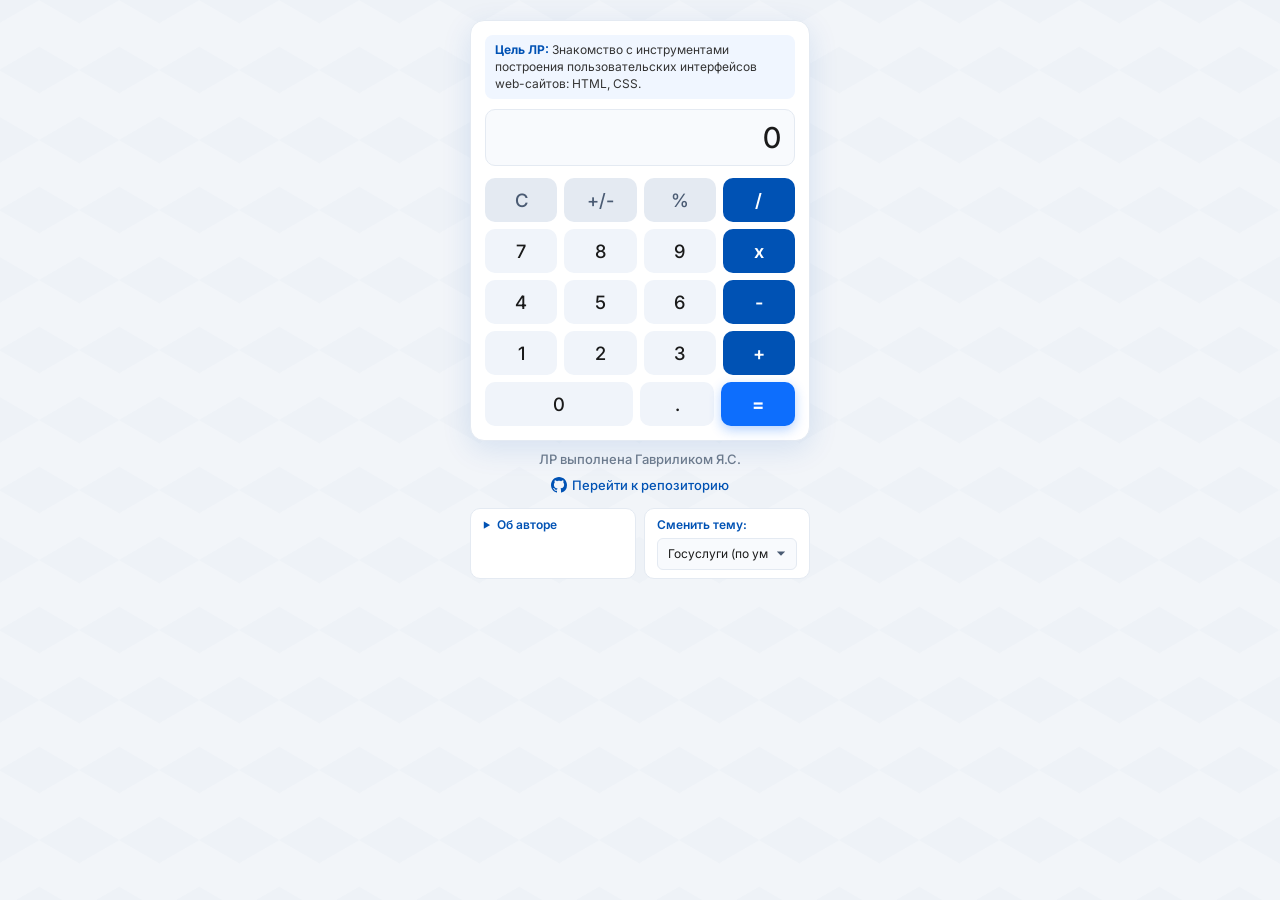
<file: LR_1/index.html>
<!DOCTYPE html>
<html lang="ru">
<head>
    <meta charset="UTF-8">
    <meta name="viewport" content="width=device-width, initial-scale=1.0">
    <title>Калькулятор | Стиль Госуслуг</title>
    <link rel="stylesheet" href="style.css">
</head>
<body>

    <div class="container">

        <!-- Сам калькулятор -->
        <div class="calculator">

            <!-- Цель работы (сверху калькулятора) -->
            <div class="calculator__purpose">
                <strong>Цель ЛР:</strong> 
                Знакомство с инструментами построения пользовательских интерфейсов web-сайтов: 
                HTML, CSS.
            </div>

            <!-- Экран калькулятора -->
            <div id="result" class="calculator__screen">
                0
            </div>

            <!-- Сетка с кнопками -->
            <div class="calculator__buttons">
                <!-- Ряд 1 -->
                <div class="calc-row">
                    <button id="btn_op_clear"   class="calc-btn calc-btn--function">C</button>
                    <button id="btn_op_sign"    class="calc-btn calc-btn--function">+/-</button>
                    <button id="btn_op_percent" class="calc-btn calc-btn--function">%</button>
                    <button id="btn_op_div"     class="calc-btn calc-btn--operation">/</button>
                </div>

                <!-- Ряд 2 -->
                <div class="calc-row">
                    <button id="btn_digit_7" class="calc-btn">7</button>
                    <button id="btn_digit_8" class="calc-btn">8</button>
                    <button id="btn_digit_9" class="calc-btn">9</button>
                    <button id="btn_op_mult" class="calc-btn calc-btn--operation">x</button>
                </div>

                <!-- Ряд 3 -->
                <div class="calc-row">
                    <button id="btn_digit_4" class="calc-btn">4</button>
                    <button id="btn_digit_5" class="calc-btn">5</button>
                    <button id="btn_digit_6" class="calc-btn">6</button>
                    <button id="btn_op_minus" class="calc-btn calc-btn--operation">-</button>
                </div>

                <!-- Ряд 4 -->
                <div class="calc-row">
                    <button id="btn_digit_1" class="calc-btn">1</button>
                    <button id="btn_digit_2" class="calc-btn">2</button>
                    <button id="btn_digit_3" class="calc-btn">3</button>
                    <button id="btn_op_plus" class="calc-btn calc-btn--operation">+</button>
                </div>

                <!-- Ряд 5 -->
                <div class="calc-row">
                    <button id="btn_digit_0" class="calc-btn calc-btn--zero">0</button>
                    <button id="btn_digit_dot" class="calc-btn">.</button>
                    <button id="btn_op_equal" class="calc-btn calc-btn--execute">=</button>
                </div>
            </div>
        </div>

        <!-- Футер -->
        <div class="footer">
            <p>ЛР выполнена Гавриликом Я.С.</p>
            <a href="https://github.com/iu5git/JavaScript/tree/main" target="_blank" class="footer__link">
                <svg width="16" height="16" viewBox="0 0 16 16" fill="currentColor">
                    <path d="M8 0C3.58 0 0 3.58 0 8c0 3.54 2.29 6.53 5.47 7.59.4.07.55-.17.55-.38 0-.19-.01-.82-.01-1.49-2.01.37-2.53-.49-2.69-.94-.09-.23-.48-.94-.82-1.13-.28-.15-.68-.52-.01-.53.63-.01 1.08.58 1.23.82.72 1.21 1.87.87 2.33.66.07-.52.28-.87.51-1.07-1.78-.2-3.64-.89-3.64-3.95 0-.87.31-1.59.82-2.15-.08-.2-.36-1.02.08-2.12 0 0 .67-.21 2.2.82.64-.18 1.32-.27 2-.27.68 0 1.36.09 2 .27 1.53-1.04 2.2-.82 2.2-.82.44 1.1.16 1.92.08 2.12.51.56.82 1.27.82 2.15 0 3.07-1.87 3.75-3.65 3.95.29.25.54.73.54 1.48 0 1.07-.01 1.93-.01 2.2 0 .21.15.46.55.38A8.013 8.013 0 0016 8c0-4.42-3.58-8-8-8z"/>
                </svg>
                Перейти к репозиторию
            </a>
        </div>

        <!-- Нижний ряд: два блока в одной строке -->
        <div class="bottom-row">

            <!-- Сворачивающийся блок "Об авторе" -->
            <details class="author-details">
                <summary>Об авторе</summary>
                <div class="author-details__content">
                    <p><strong>Автор:</strong> Гаврилик Ярослав Сергеевич</p>
                    <p><strong>Группа:</strong> ИУ5-46Б</p>
                </div>
            </details>

            <!-- Выпадающий список (нерабочий, для интерфейса) -->
            <div class="select-wrapper">
                <label for="theme-select" class="select-label">Сменить тему:</label>
                <select id="theme-select" class="modern-select">
                    <option value="default">Госуслуги (по умолчанию)</option>
                    <option value="dark">Тёмная</option>
                    <option value="light">Светлая</option>
                </select>
            </div>

        </div>

    </div>

</body>
</html>
</file>
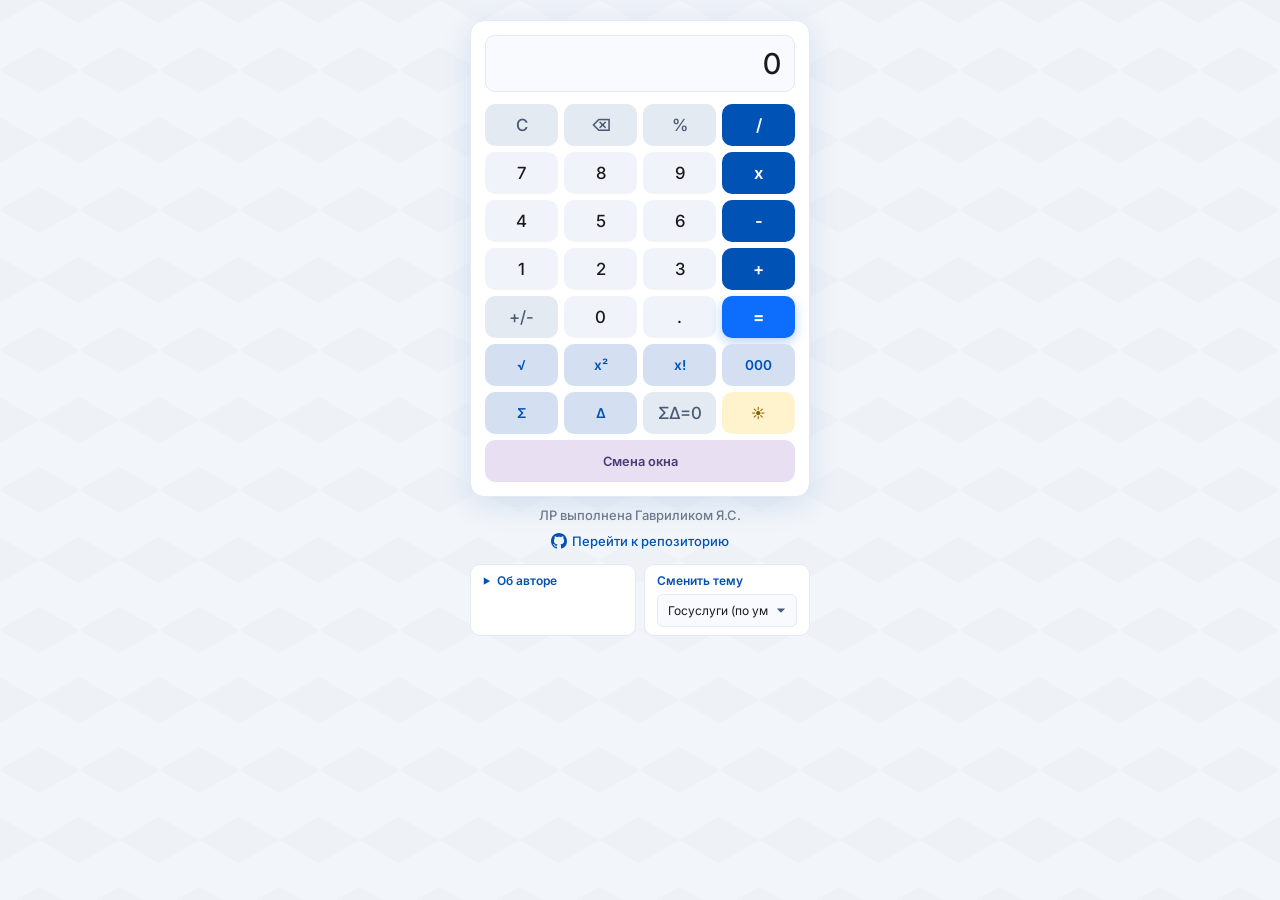
<file: LR_2/index.html>
<!DOCTYPE html>
<html lang="ru">
<head>
    <meta charset="UTF-8">
    <meta name="viewport" content="width=device-width, initial-scale=1.0">
    <title>Калькулятор | ЛР2</title>
    <link rel="stylesheet" href="style.css">
    <script src="script.js"></script>
</head>
<body>

    <div class="container">

        <!-- Сам калькулятор -->
        <div class="calculator">

            <!-- Экран калькулятора -->
            <div id="result" class="calculator__screen">0</div>

            <!-- Сетка с кнопками -->
            <div class="calculator__buttons">
                <!-- Ряд 1: C, delete, %, / -->
                <div class="calc-row">
                    <button id="btn_op_clear"   class="calc-btn calc-btn--function">C</button>
                    <button id="btn_delete"     class="calc-btn calc-btn--function">⌫</button>
                    <button id="btn_op_percent" class="calc-btn calc-btn--function">%</button>
                    <button id="btn_op_div"     class="calc-btn calc-btn--operation">/</button>
                </div>

                <!-- Ряд 2: 7, 8, 9, x -->
                <div class="calc-row">
                    <button id="btn_digit_7" class="calc-btn">7</button>
                    <button id="btn_digit_8" class="calc-btn">8</button>
                    <button id="btn_digit_9" class="calc-btn">9</button>
                    <button id="btn_op_mult" class="calc-btn calc-btn--operation">x</button>
                </div>

                <!-- Ряд 3: 4, 5, 6, - -->
                <div class="calc-row">
                    <button id="btn_digit_4" class="calc-btn">4</button>
                    <button id="btn_digit_5" class="calc-btn">5</button>
                    <button id="btn_digit_6" class="calc-btn">6</button>
                    <button id="btn_op_minus" class="calc-btn calc-btn--operation">-</button>
                </div>

                <!-- Ряд 4: 1, 2, 3, + -->
                <div class="calc-row">
                    <button id="btn_digit_1" class="calc-btn">1</button>
                    <button id="btn_digit_2" class="calc-btn">2</button>
                    <button id="btn_digit_3" class="calc-btn">3</button>
                    <button id="btn_op_plus" class="calc-btn calc-btn--operation">+</button>
                </div>

                <!-- Ряд 5: +/-, 0, ., = -->
                <div class="calc-row">
                    <button id="btn_op_sign" class="calc-btn calc-btn--function">+/-</button>
                    <button id="btn_digit_0" class="calc-btn">0</button>
                    <button id="btn_digit_dot" class="calc-btn">.</button>
                    <button id="btn_op_equal" class="calc-btn calc-btn--execute">=</button>
                </div>

                <!-- Ряд 6: √, x², x!, 000 -->
                <div class="calc-row">
                    <button id="btn_sqrt"      class="calc-btn calc-btn--extra">√</button>
                    <button id="btn_square"    class="calc-btn calc-btn--extra">x²</button>
                    <button id="btn_factorial" class="calc-btn calc-btn--extra">x!</button>
                    <button id="btn_000"       class="calc-btn calc-btn--extra">000</button>
                </div>

                <!-- Ряд 7: Σ, Δ, сброс ΣΔ, яркость -->
                <div class="calc-row">
                    <button id="btn_accum_plus"  class="calc-btn calc-btn--extra">Σ</button>
                    <button id="btn_accum_minus" class="calc-btn calc-btn--extra">Δ</button>
                    <button id="btn_accum_clear" class="calc-btn calc-btn--function">ΣΔ=0</button>
                    <button id="btn_brightness"  class="calc-btn calc-btn--brightness">☀</button>
                </div>

                <!-- Ряд 8: Смена цвета окна -->
                <div class="calc-row">
                    <button id="btn_change_screen" class="calc-btn calc-btn--theme">Смена окна</button>
                </div>
            </div>
        </div>

        <!-- Футер -->
        <div class="footer">
            <p>ЛР выполнена Гавриликом Я.С.</p>
            <a href="https://github.com/iu5git/JavaScript/tree/main" target="_blank" class="footer__link">
                <svg width="16" height="16" viewBox="0 0 16 16" fill="currentColor">
                    <path d="M8 0C3.58 0 0 3.58 0 8c0 3.54 2.29 6.53 5.47 7.59.4.07.55-.17.55-.38 0-.19-.01-.82-.01-1.49-2.01.37-2.53-.49-2.69-.94-.09-.23-.48-.94-.82-1.13-.28-.15-.68-.52-.01-.53.63-.01 1.08.58 1.23.82.72 1.21 1.87.87 2.33.66.07-.52.28-.87.51-1.07-1.78-.2-3.64-.89-3.64-3.95 0-.87.31-1.59.82-2.15-.08-.2-.36-1.02.08-2.12 0 0 .67-.21 2.2.82.64-.18 1.32-.27 2-.27.68 0 1.36.09 2 .27 1.53-1.04 2.2-.82 2.2-.82.44 1.1.16 1.92.08 2.12.51.56.82 1.27.82 2.15 0 3.07-1.87 3.75-3.65 3.95.29.25.54.73.54 1.48 0 1.07-.01 1.93-.01 2.2 0 .21.15.46.55.38A8.013 8.013 0 0016 8c0-4.42-3.58-8-8-8z"/>
                </svg>
                Перейти к репозиторию
            </a>
        </div>

        <!-- Нижний ряд -->
        <div class="bottom-row">
            <!-- Сворачивающийся блок "Об авторе" -->
            <details class="author-details">
                <summary>Об авторе</summary>
                <div class="author-details__content">
                    <p><strong>Автор:</strong> Гаврилик Ярослав Сергеевич</p>
                    <p><strong>Группа:</strong> ИУ5-46Б</p>
                </div>
            </details>

            <!-- Блок "Сменить тему" (активный) -->
            <div class="select-wrapper">
                <div class="select-label">Сменить тему</div>
                <select id="theme-select" class="modern-select">
                    <option value="default">Госуслуги (по умолчанию)</option>
                    <option value="dark">Тёмная</option>
                    <option value="light">Светлая</option>
                </select>
            </div>
        </div>

    </div>

</body>
</html>
</file>
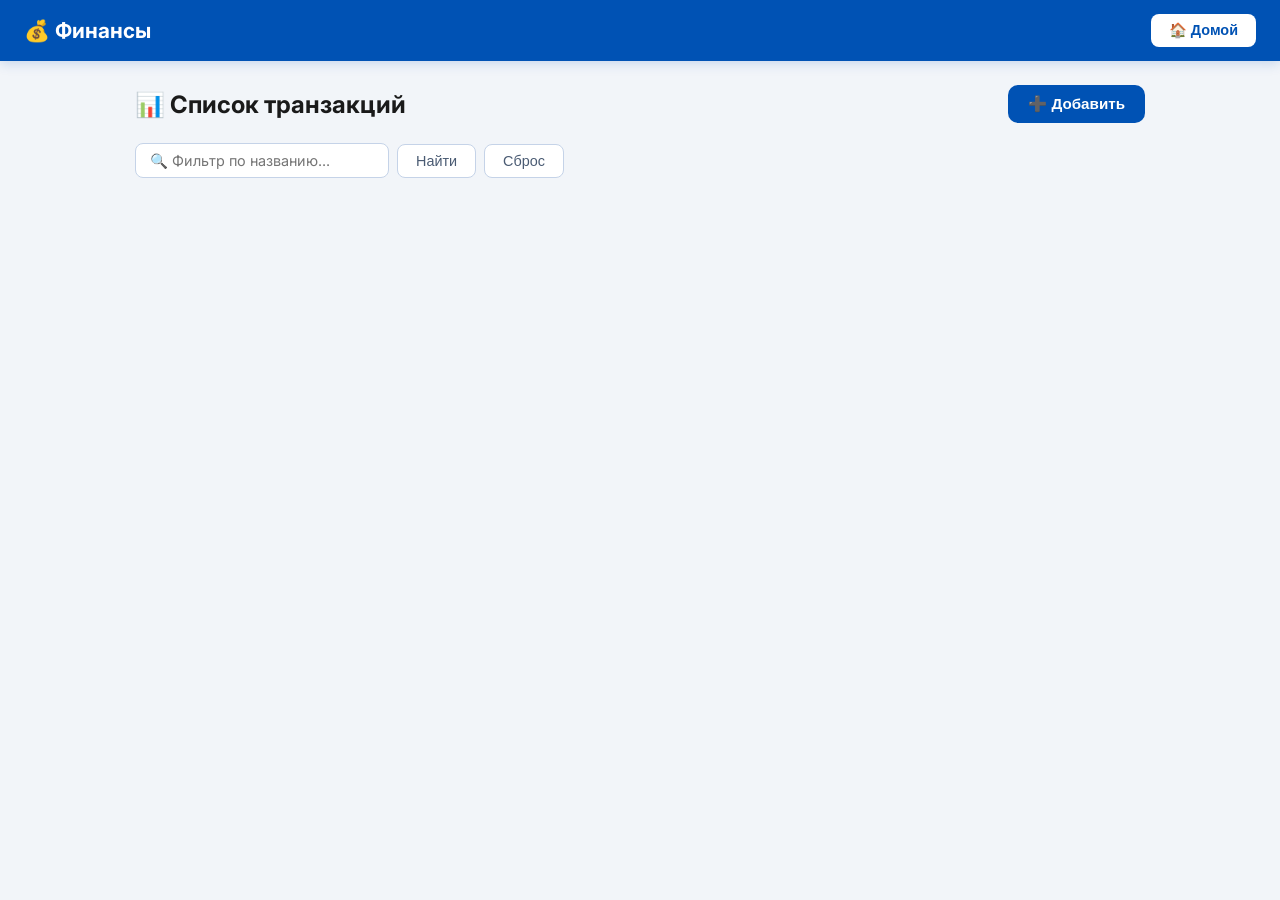
<file: LR_5/index.html>
<!DOCTYPE html>
<html lang="ru">
<head>
    <meta charset="UTF-8">
    <meta name="viewport" content="width=device-width, initial-scale=1.0">
    <title>Финансы | ЛР5</title>
    <link rel="stylesheet" href="style.css">
</head>
<body>
    <div id="root"></div>
    <script src="main.js" type="module"></script>
</body>
</html>
</file>
<file: LR_1/style.css>
/* Подключаем фирменный шрифт Госуслуг */
@import url('https://fonts.googleapis.com/css2?family=Inter:wght@400;500;600&display=swap');

/* === Базовые настройки страницы === */
* {
    margin: 0;
    padding: 0;
    box-sizing: border-box;
}

body {
    background-color: #f2f5f9;
    font-family: 'Inter', -apple-system, BlinkMacSystemFont, sans-serif;
    display: flex;
    justify-content: center;
    align-items: flex-start;
    padding-top: 20px;
    min-height: 100vh;
    background-image: 
        linear-gradient(30deg, #eef2f7 12%, transparent 12.5%, transparent 87%, #eef2f7 87.5%, #eef2f7),
        linear-gradient(150deg, #eef2f7 12%, transparent 12.5%, transparent 87%, #eef2f7 87.5%, #eef2f7),
        linear-gradient(30deg, #eef2f7 12%, transparent 12.5%, transparent 87%, #eef2f7 87.5%, #eef2f7),
        linear-gradient(150deg, #eef2f7 12%, transparent 12.5%, transparent 87%, #eef2f7 87.5%, #eef2f7);
    background-size: 80px 140px;
    background-position: 0 0, 0 0, 40px 70px, 40px 70px;
}

.container {
    display: flex;
    flex-direction: column;
    align-items: center;
    gap: 10px;
    width: 100%;
    max-width: 340px;
    padding-bottom: 60px;
}

/* === Калькулятор === */
.calculator {
    background-color: #ffffff;
    border-radius: 14px;
    padding: 14px;
    box-shadow: 0 8px 30px rgba(0, 82, 180, 0.12);
    width: 100%;
    border: 1px solid #e4eaf2;
}

/* Блок с целью работы (сверху калькулятора) */
.calculator__purpose {
    background-color: #f0f6ff;
    border: none;
    border-radius: 8px;
    padding: 7px 10px;
    margin-bottom: 10px;
    font-size: 12px;
    color: #333;
    line-height: 1.4;
    text-align: left;
}

.calculator__purpose strong {
    color: #0052B4;
}

/* Экран */
.calculator__screen {
    background-color: #f8fafd;
    border: 1px solid #e4eaf2;
    border-radius: 10px;
    padding: 10px 12px;
    margin-bottom: 12px;
    text-align: right;
    font-size: 1.8rem;
    font-weight: 500;
    color: #1a1a1a;
    min-height: 52px;
    display: flex;
    align-items: center;
    justify-content: flex-end;
    word-break: break-all;
    font-family: 'Inter', monospace;
    letter-spacing: 1px;
}

/* Сетка кнопок */
.calculator__buttons {
    display: flex;
    flex-direction: column;
    gap: 7px;
}

.calc-row {
    display: flex;
    gap: 7px;
}

/* === Базовый стиль всех кнопок === */
.calc-btn {
    height: 44px;
    border: none;
    border-radius: 10px;
    font-size: 1.15rem;
    font-weight: 500;
    font-family: 'Inter', sans-serif;
    cursor: pointer;
    transition: all 0.15s ease;
    background-color: #f0f4fa;
    color: #1a1a1a;
    flex: 1;
    display: flex;
    align-items: center;
    justify-content: center;
    user-select: none;
}

/* Эффект при наведении */
.calc-btn:hover {
    background-color: #dce5f2;
    transform: translateY(-1px);
}

/* Эффект при нажатии */
.calc-btn:active {
    transform: translateY(1px);
    background-color: #c5d3e8;
    box-shadow: inset 0 2px 4px rgba(0,0,0,0.1);
}

/* Функциональные кнопки (C, +/-, %) */
.calc-btn--function {
    background-color: #e4eaf2;
    color: #4a5b73;
}

.calc-btn--function:hover {
    background-color: #d0daea;
}

/* Кнопки операций (/, x, -, +) */
.calc-btn--operation {
    background-color: #0052B4;
    color: white;
    font-weight: 600;
}

.calc-btn--operation:hover {
    background-color: #003d8a;
}

/* Кнопка "=" (выполнить) */
.calc-btn--execute {
    background-color: #0D6EFD;
    color: white;
    font-weight: 700;
    box-shadow: 0 4px 12px rgba(13, 110, 253, 0.3);
}

.calc-btn--execute:hover {
    background-color: #0b5ed7;
    box-shadow: 0 6px 16px rgba(13, 110, 253, 0.4);
}

/* Растянутая кнопка "0" */
.calc-btn--zero {
    flex: 2;
}

/* === Футер === */
.footer {
    width: 100%;
    display: flex;
    flex-direction: column;
    align-items: center;
    gap: 5px;
    color: #6b7a8d;
    font-size: 13px;
    text-align: center;
}

.footer p {
    font-weight: 500;
}

.footer__link {
    display: inline-flex;
    align-items: center;
    gap: 5px;
    color: #0052B4;
    text-decoration: none;
    font-weight: 500;
    padding: 5px 14px;
    border-radius: 8px;
    transition: background-color 0.2s;
    font-size: 13px;
}

.footer__link:hover {
    background-color: #eef2f7;
    text-decoration: none;
}

/* === Нижний ряд: два блока в одной строке === */
.bottom-row {
    width: 100%;
    display: flex;
    gap: 8px;
}

/* === Сворачивающийся блок "Об авторе" === */
.author-details {
    flex: 1;
    background: #ffffff;
    border-radius: 10px;
    border: 1px solid #e4eaf2;
    padding: 8px 12px;
    cursor: pointer;
    transition: box-shadow 0.2s;
    font-size: 12px;
}

.author-details[open] {
    box-shadow: 0 4px 12px rgba(0,0,0,0.05);
}

.author-details summary {
    font-weight: 600;
    color: #0052B4;
    list-style: none;
    display: flex;
    align-items: center;
    gap: 6px;
    user-select: none;
}

.author-details summary::-webkit-details-marker {
    display: none;
}

.author-details summary::before {
    content: '▶';
    font-size: 8px;
    transition: transform 0.2s;
    color: #0052B4;
}

.author-details[open] summary::before {
    transform: rotate(90deg);
}

.author-details__content {
    margin-top: 6px;
    font-size: 12px;
    color: #333;
    line-height: 1.4;
}

.author-details__content p {
    margin-bottom: 3px;
}

/* === Блок "Сменить тему" (в стиле "Об авторе") === */
.select-wrapper {
    flex: 1;
    background: #ffffff;
    border-radius: 10px;
    border: 1px solid #e4eaf2;
    padding: 8px 12px;
    display: flex;
    flex-direction: column;
    gap: 6px;
}

.select-label {
    font-size: 12px;
    font-weight: 600;
    color: #0052B4;
    user-select: none;
}

.modern-select {
    width: 100%;
    padding: 8px 28px 8px 10px;
    border-radius: 6px;
    border: 1px solid #e4eaf2;
    background-color: #f8fafd;
    font-family: 'Inter', sans-serif;
    font-size: 12px;
    color: #1a1a1a;
    appearance: none;
    background-image: url("data:image/svg+xml,%3Csvg xmlns='http://www.w3.org/2000/svg' width='10' height='10' viewBox='0 0 12 12'%3E%3Cpath fill='%234a5b73' d='M6 8L1 3h10z'/%3E%3C/svg%3E");
    background-repeat: no-repeat;
    background-position: right 10px center;
    cursor: pointer;
    transition: border-color 0.2s;
}

.modern-select:hover {
    border-color: #0052B4;
}

.modern-select:focus {
    outline: none;
    border-color: #0D6EFD;
}
</file>
<file: LR_2/style.css>
/* Подключаем фирменный шрифт Госуслуг */
@import url('https://fonts.googleapis.com/css2?family=Inter:wght@400;500;600&display=swap');

/* === Базовые настройки страницы === */
* {
    margin: 0;
    padding: 0;
    box-sizing: border-box;
}

body {
    background-color: #f2f5f9;
    font-family: 'Inter', -apple-system, BlinkMacSystemFont, sans-serif;
    display: flex;
    justify-content: center;
    align-items: flex-start;
    padding-top: 20px;
    min-height: 100vh;
    background-image: 
        linear-gradient(30deg, #eef2f7 12%, transparent 12.5%, transparent 87%, #eef2f7 87.5%, #eef2f7),
        linear-gradient(150deg, #eef2f7 12%, transparent 12.5%, transparent 87%, #eef2f7 87.5%, #eef2f7),
        linear-gradient(30deg, #eef2f7 12%, transparent 12.5%, transparent 87%, #eef2f7 87.5%, #eef2f7),
        linear-gradient(150deg, #eef2f7 12%, transparent 12.5%, transparent 87%, #eef2f7 87.5%, #eef2f7);
    background-size: 80px 140px;
    background-position: 0 0, 0 0, 40px 70px, 40px 70px;
}

.container {
    display: flex;
    flex-direction: column;
    align-items: center;
    gap: 10px;
    width: 100%;
    max-width: 340px;
    padding-bottom: 60px;
}

/* === Калькулятор === */
.calculator {
    background-color: #ffffff;
    border-radius: 14px;
    padding: 14px;
    box-shadow: 0 8px 30px rgba(0, 82, 180, 0.12);
    width: 100%;
    border: 1px solid #e4eaf2;
}

/* Экран */
.calculator__screen {
    background-color: #f8fafd;
    border: 1px solid #e4eaf2;
    border-radius: 10px;
    padding: 10px 12px;
    margin-bottom: 12px;
    text-align: right;
    font-size: 1.8rem;
    font-weight: 500;
    color: #1a1a1a;
    min-height: 52px;
    display: flex;
    align-items: center;
    justify-content: flex-end;
    word-break: break-all;
    font-family: 'Inter', monospace;
    letter-spacing: 1px;
}

/* Сетка кнопок */
.calculator__buttons {
    display: flex;
    flex-direction: column;
    gap: 6px;
}

.calc-row {
    display: flex;
    gap: 6px;
}

/* === Базовый стиль всех кнопок === */
.calc-btn {
    height: 42px;
    border: none;
    border-radius: 10px;
    font-size: 1.05rem;
    font-weight: 500;
    font-family: 'Inter', sans-serif;
    cursor: pointer;
    transition: all 0.15s ease;
    background-color: #f0f4fa;
    color: #1a1a1a;
    flex: 1;
    display: flex;
    align-items: center;
    justify-content: center;
    user-select: none;
}

/* Эффект при наведении */
.calc-btn:hover {
    background-color: #dce5f2;
    transform: translateY(-1px);
}

/* Эффект при нажатии */
.calc-btn:active {
    transform: translateY(1px);
    background-color: #c5d3e8;
    box-shadow: inset 0 2px 4px rgba(0,0,0,0.1);
}

/* Функциональные кнопки (C, ⌫, %, +/-, ΣΔ=0) */
.calc-btn--function {
    background-color: #e4eaf2;
    color: #4a5b73;
}

.calc-btn--function:hover {
    background-color: #d0daea;
}

/* Кнопки операций (/, x, -, +) */
.calc-btn--operation {
    background-color: #0052B4;
    color: white;
    font-weight: 600;
}

.calc-btn--operation:hover {
    background-color: #003d8a;
}

/* Кнопка "=" (выполнить) */
.calc-btn--execute {
    background-color: #0D6EFD;
    color: white;
    font-weight: 700;
    box-shadow: 0 4px 12px rgba(13, 110, 253, 0.3);
}

.calc-btn--execute:hover {
    background-color: #0b5ed7;
    box-shadow: 0 6px 16px rgba(13, 110, 253, 0.4);
}

/* Растянутая кнопка "0" */
.calc-btn--zero {
    flex: 2;
}

/* === Дополнительные кнопки (√, x², x!, 000, Σ, Δ) === */
.calc-btn--extra {
    background-color: #d4e0f2;
    color: #0052B4;
    font-weight: 600;
    font-size: 0.85rem;
}

.calc-btn--extra:hover {
    background-color: #bfd0ea;
}

/* === Кнопка яркости (☀) === */
.calc-btn--brightness {
    background-color: #fff3cd;
    color: #856404;
    font-weight: 600;
    font-size: 0.85rem;
}

.calc-btn--brightness:hover {
    background-color: #ffe69c;
}

/* === Кнопка смены окна === */
.calc-btn--theme {
    background-color: #e8e0f2;
    color: #4a3b73;
    font-weight: 600;
    font-size: 0.8rem;
}

.calc-btn--theme:hover {
    background-color: #d5cce8;
}

/* === Футер === */
.footer {
    width: 100%;
    display: flex;
    flex-direction: column;
    align-items: center;
    gap: 5px;
    color: #6b7a8d;
    font-size: 13px;
    text-align: center;
}

.footer p {
    font-weight: 500;
}

.footer__link {
    display: inline-flex;
    align-items: center;
    gap: 5px;
    color: #0052B4;
    text-decoration: none;
    font-weight: 500;
    padding: 5px 14px;
    border-radius: 8px;
    transition: background-color 0.2s;
    font-size: 13px;
}

.footer__link:hover {
    background-color: #eef2f7;
    text-decoration: none;
}

/* === Нижний ряд: два блока в одной строке === */
.bottom-row {
    width: 100%;
    display: flex;
    gap: 8px;
}

/* === Сворачивающийся блок "Об авторе" === */
.author-details {
    flex: 1;
    background: #ffffff;
    border-radius: 10px;
    border: 1px solid #e4eaf2;
    padding: 8px 12px;
    cursor: pointer;
    transition: box-shadow 0.2s;
    font-size: 12px;
}

.author-details[open] {
    box-shadow: 0 4px 12px rgba(0,0,0,0.05);
}

.author-details summary {
    font-weight: 600;
    color: #0052B4;
    list-style: none;
    display: flex;
    align-items: center;
    gap: 6px;
    user-select: none;
}

.author-details summary::-webkit-details-marker {
    display: none;
}

.author-details summary::before {
    content: '▶';
    font-size: 8px;
    transition: transform 0.2s;
    color: #0052B4;
}

.author-details[open] summary::before {
    transform: rotate(90deg);
}

.author-details__content {
    margin-top: 6px;
    font-size: 12px;
    color: #333;
    line-height: 1.4;
}

.author-details__content p {
    margin-bottom: 3px;
}

/* === Блок "Сменить тему" === */
.select-wrapper {
    flex: 1;
    background: #ffffff;
    border-radius: 10px;
    border: 1px solid #e4eaf2;
    padding: 8px 12px;
    display: flex;
    flex-direction: column;
    gap: 6px;
}

.select-label {
    font-size: 12px;
    font-weight: 600;
    color: #0052B4;
    user-select: none;
}

.modern-select {
    width: 100%;
    padding: 8px 28px 8px 10px;
    border-radius: 6px;
    border: 1px solid #e4eaf2;
    background-color: #f8fafd;
    font-family: 'Inter', sans-serif;
    font-size: 12px;
    color: #1a1a1a;
    appearance: none;
    background-image: url("data:image/svg+xml,%3Csvg xmlns='http://www.w3.org/2000/svg' width='10' height='10' viewBox='0 0 12 12'%3E%3Cpath fill='%234a5b73' d='M6 8L1 3h10z'/%3E%3C/svg%3E");
    background-repeat: no-repeat;
    background-position: right 10px center;
    cursor: pointer;
    transition: border-color 0.2s;
}

.modern-select:hover {
    border-color: #0052B4;
}

.modern-select:focus {
    outline: none;
    border-color: #0D6EFD;
}
</file>
<file: LR_5/style.css>
@import url('https://fonts.googleapis.com/css2?family=Inter:wght@400;500;600;700&display=swap');
*{margin:0;padding:0;box-sizing:border-box}
body{font-family:'Inter',sans-serif;background-color:#f2f5f9;min-height:100vh}
.header{background-color:#0052B4;padding:14px 24px;display:flex;justify-content:space-between;align-items:center;box-shadow:0 2px 12px rgba(0,82,180,0.2);position:sticky;top:0;z-index:100}
.header__brand{color:#fff;font-size:1.3rem;font-weight:700;text-decoration:none}
.header__home-btn{background-color:#fff;color:#0052B4;border:none;border-radius:8px;padding:8px 18px;font-size:0.9rem;font-weight:600;cursor:pointer;transition:all 0.2s}
.header__home-btn:hover{background-color:#e8f0fa;transform:scale(1.03)}
.main-page{max-width:1050px;margin:0 auto;padding:24px 20px}
.main-page__header{display:flex;justify-content:space-between;align-items:center;margin-bottom:20px;flex-wrap:wrap;gap:12px}
.main-page__title{font-size:1.5rem;font-weight:700;color:#1a1a1a}
.main-page__add-btn{background-color:#0052B4;color:#fff;border:none;border-radius:10px;padding:10px 20px;font-size:0.95rem;font-weight:600;cursor:pointer;transition:all 0.2s}
.main-page__add-btn:hover{background-color:#003d8a;transform:translateY(-2px)}
.filter-row{display:flex;gap:8px;margin-bottom:20px;flex-wrap:wrap;align-items:center}
.filter-input{padding:8px 14px;border-radius:8px;border:1px solid #c5d3e8;font-size:0.9rem;font-family:'Inter',sans-serif;outline:none;transition:border-color 0.2s}
.filter-input:focus{border-color:#0052B4}
.filter-btn{padding:8px 18px;border-radius:8px;border:1px solid #c5d3e8;background-color:#fff;color:#4a5b73;font-size:0.9rem;font-weight:500;cursor:pointer;transition:all 0.2s}
.filter-btn:hover{border-color:#0052B4;color:#0052B4}
.filter-btn.active{background-color:#0052B4;color:#fff;border-color:#0052B4}
.cards-container{display:flex;flex-wrap:wrap;gap:16px}
.card{background-color:#fff;border-radius:14px;padding:20px;width:300px;flex-shrink:0;border:1px solid #e4eaf2;box-shadow:0 4px 16px rgba(0,82,180,0.06);transition:all 0.25s;animation:fadeIn 0.4s}
.card:hover{transform:translateY(-4px);box-shadow:0 8px 30px rgba(0,82,180,0.15)}
.card__header{display:flex;justify-content:space-between;align-items:center;margin-bottom:10px}
.card__title{font-size:1.1rem;font-weight:600;color:#1a1a1a}
.card__badge{padding:4px 10px;border-radius:6px;font-size:0.75rem;font-weight:600;text-transform:uppercase}
.card__badge--income{background-color:#d4edda;color:#155724}
.card__badge--expense{background-color:#f8d7da;color:#721c24}
.card__amount{font-size:1.6rem;font-weight:700;margin-bottom:8px}
.card__amount--income{color:#28a745}
.card__amount--expense{color:#c9302c}
.card__date{font-size:0.85rem;color:#6b7a8d;margin-bottom:4px}
.card__description{font-size:0.9rem;color:#4a5b73;margin-bottom:14px}
.card__actions{display:flex;gap:8px}
.card__btn{padding:8px 14px;border-radius:8px;border:none;font-size:0.85rem;font-weight:500;cursor:pointer;transition:all 0.2s}
.card__btn--primary{background-color:#0052B4;color:#fff}
.card__btn--primary:hover{background-color:#003d8a}
.card__btn--danger{background-color:#8b3a4a;color:#fff}
.card__btn--danger:hover{background-color:#6d2e3a}
.card__btn--edit{background-color:#e8e0f2;color:#4a3b73}
.card__btn--edit:hover{background-color:#d5cce8}
.product-page{max-width:650px;margin:0 auto;padding:24px 20px}
.product-card{background-color:#fff;border-radius:14px;padding:28px;border:1px solid #e4eaf2;box-shadow:0 6px 24px rgba(0,82,180,0.08);animation:fadeIn 0.4s}
.product-card__header{display:flex;justify-content:space-between;align-items:center;margin-bottom:16px;flex-wrap:wrap;gap:10px}
.product-card__title{font-size:1.4rem;font-weight:700;color:#1a1a1a}
.product-card__badge{padding:6px 14px;border-radius:8px;font-size:0.85rem;font-weight:600}
.product-card__badge--income{background-color:#d4edda;color:#155724}
.product-card__badge--expense{background-color:#f8d7da;color:#721c24}
.product-card__amount{font-size:2rem;font-weight:700;margin-bottom:20px}
.product-card__amount--income{color:#28a745}
.product-card__amount--expense{color:#c9302c}
.product-card__info{margin-bottom:8px;font-size:0.95rem;color:#4a5b73}
.product-card__info strong{color:#1a1a1a}
.product-card__divider{border:none;border-top:1px solid #e4eaf2;margin:16px 0}
.back-btn{padding:10px 20px;border-radius:8px;border:1px solid #c5d3e8;background-color:#fff;color:#4a5b73;font-size:0.9rem;font-weight:500;cursor:pointer;margin-bottom:16px;transition:all 0.2s}
.back-btn:hover{border-color:#0052B4;color:#0052B4}
.toast-container{position:fixed;bottom:20px;right:20px;z-index:9999;display:flex;flex-direction:column;gap:8px}
.toast{padding:14px 20px;border-radius:10px;font-size:0.9rem;font-weight:500;color:#fff;box-shadow:0 6px 20px rgba(0,0,0,0.2);animation:slideInRight 0.35s;display:flex;justify-content:space-between;align-items:center;gap:12px;min-width:280px}
.toast--success{background-color:#28a745}
.toast--danger{background-color:#c9302c}
.toast__close{background:none;border:none;color:#fff;font-size:1.2rem;cursor:pointer}
@keyframes slideInRight{from{transform:translateX(120%);opacity:0}to{transform:translateX(0);opacity:1}}
@keyframes fadeIn{from{opacity:0;transform:translateY(10px)}to{opacity:1;transform:translateY(0)}}
.form-group{margin-bottom:14px}
.form-group label{display:block;font-weight:600;margin-bottom:4px;color:#1a1a1a}
.form-group input,.form-group select,.form-group textarea{width:100%;padding:10px 14px;border-radius:8px;border:1px solid #c5d3e8;font-family:'Inter',sans-serif;font-size:0.9rem;outline:none}
.form-group input:focus,.form-group select:focus,.form-group textarea:focus{border-color:#0052B4}
.form-actions{display:flex;gap:8px;margin-top:16px}
</file>
